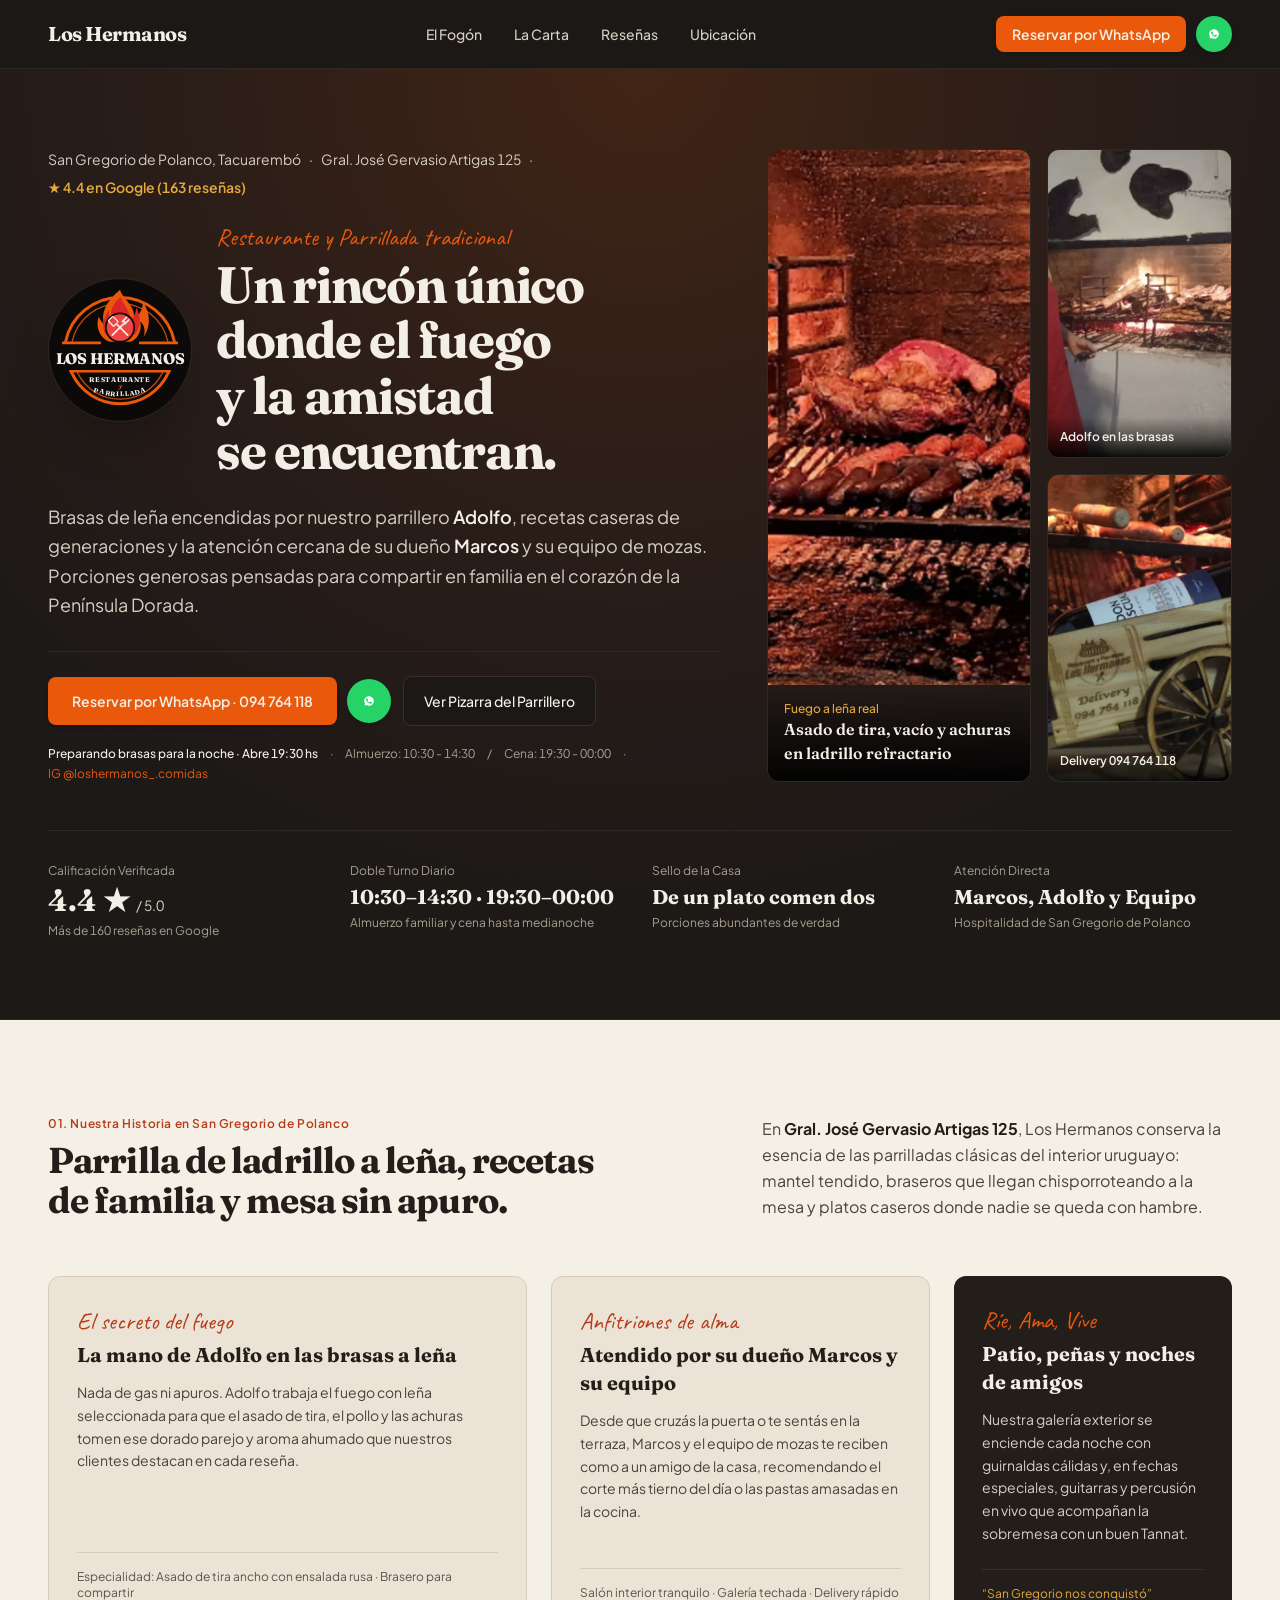
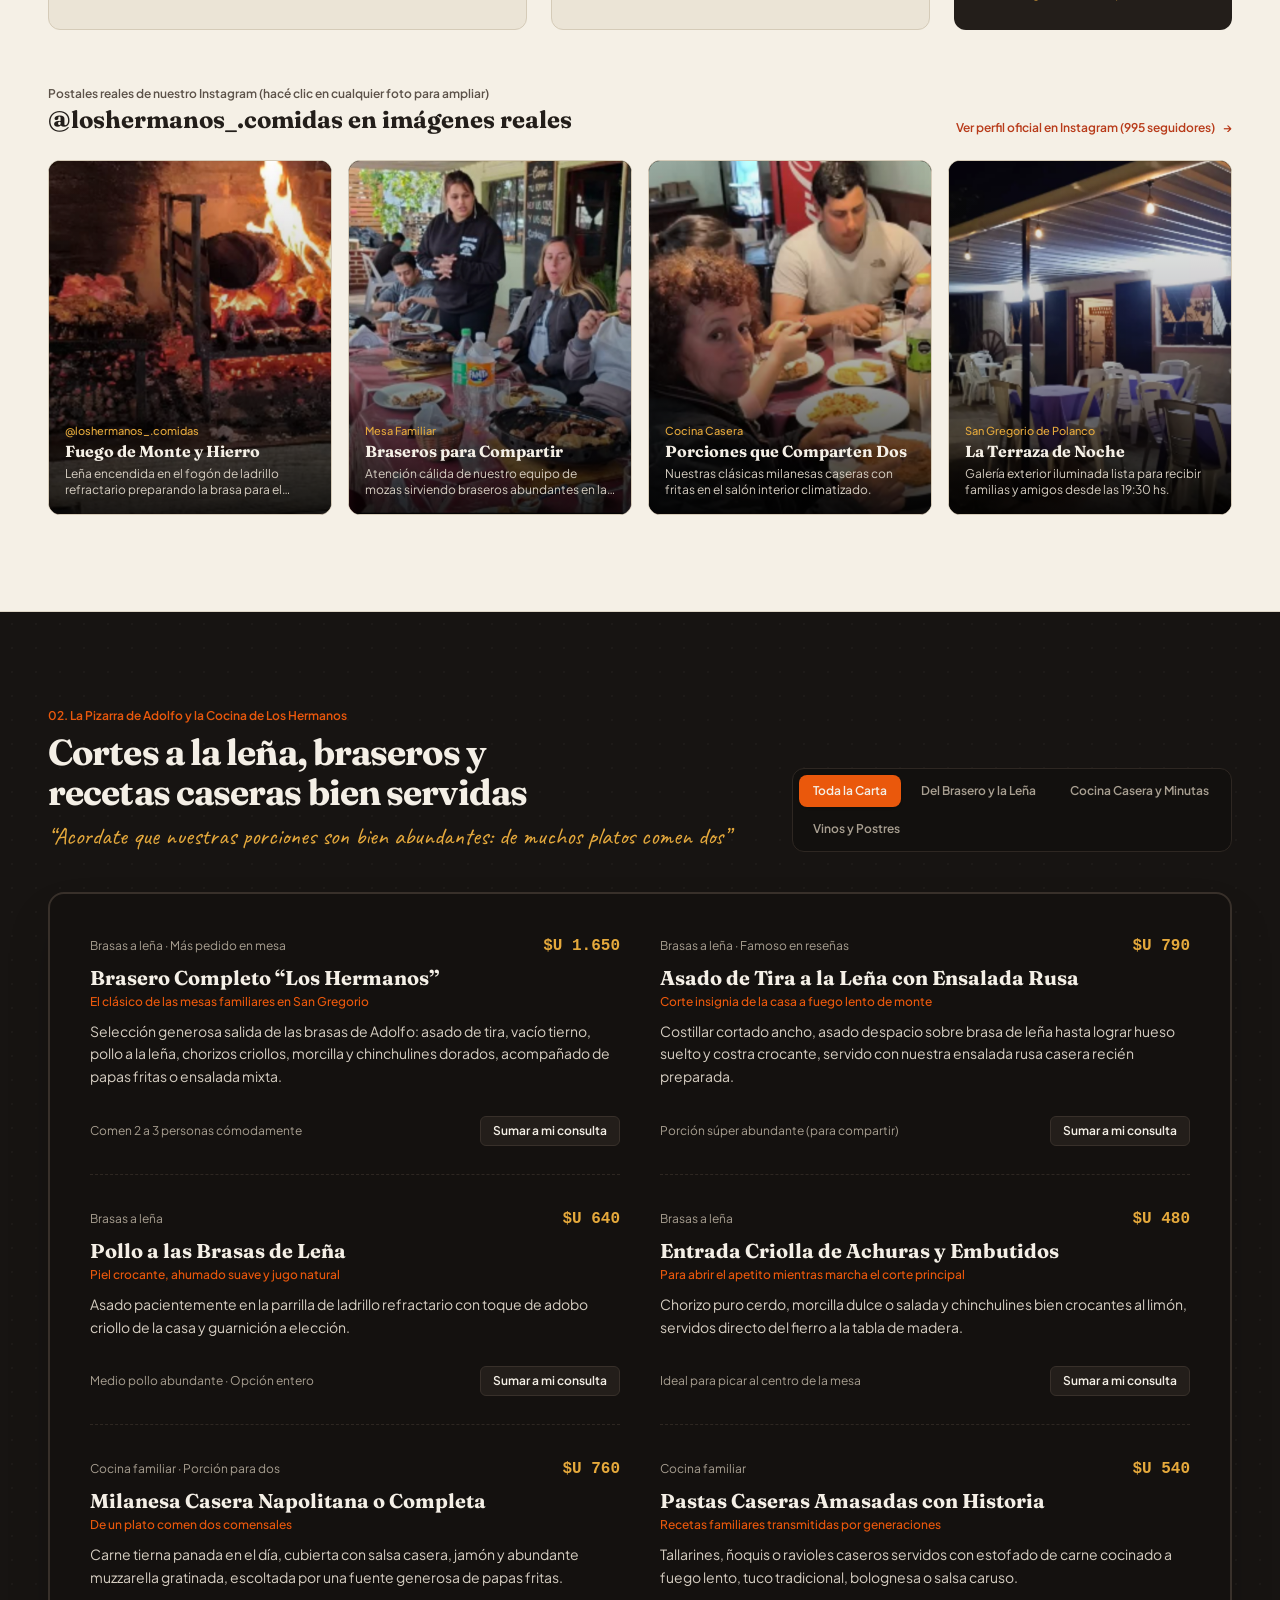
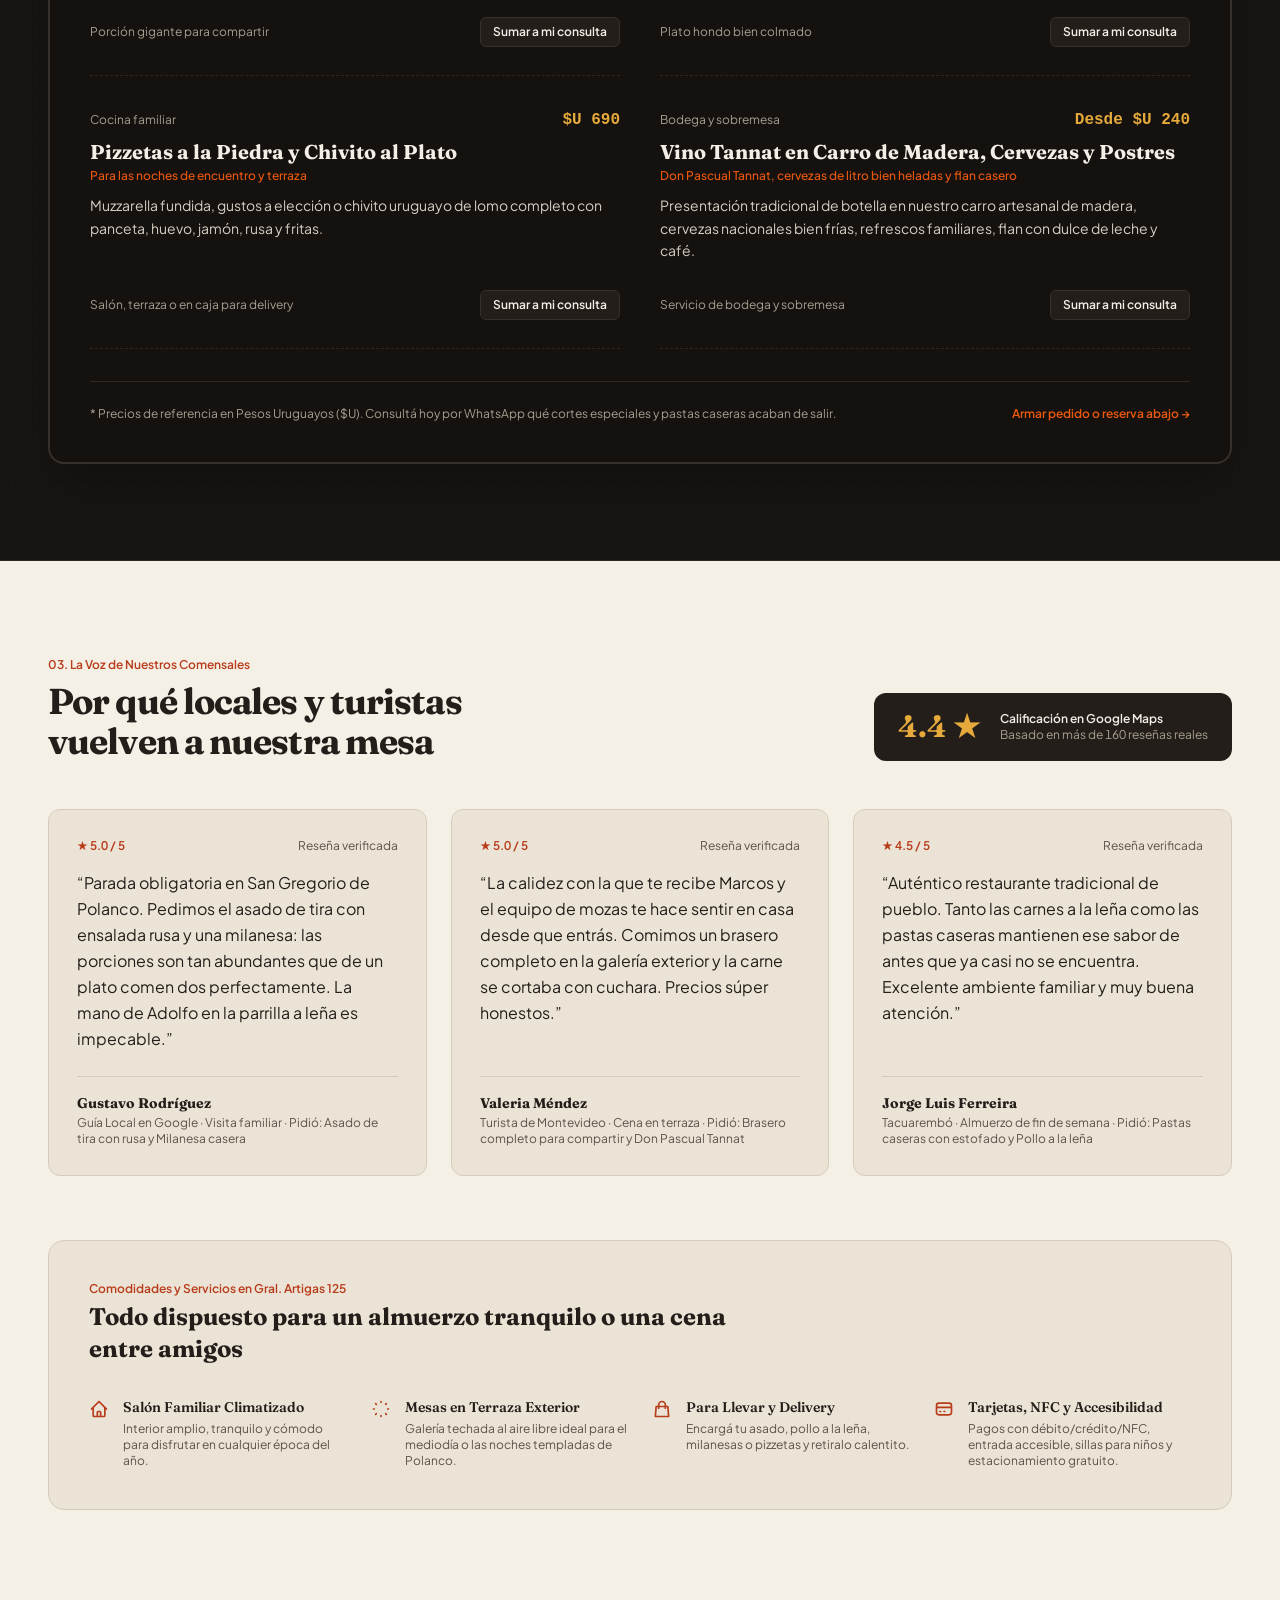
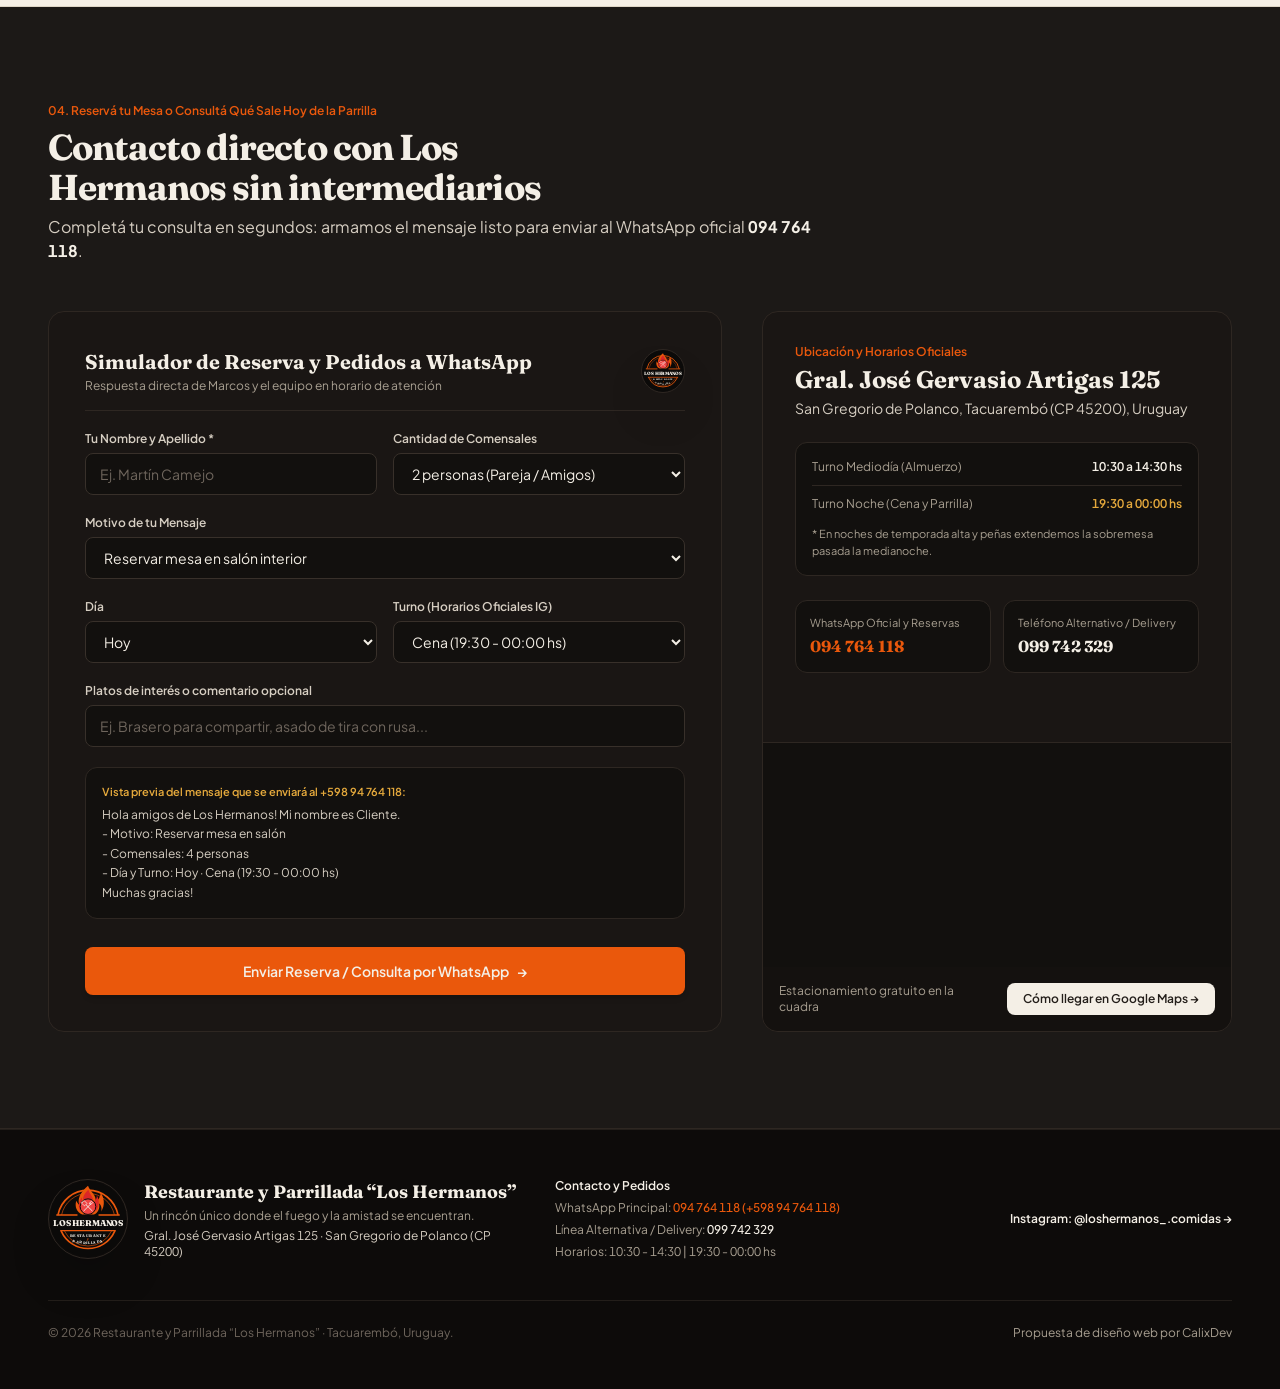
<file: docs/index.html>
<!doctype html>
<html lang="es" class="scroll-smooth">
  <head>
    <meta charset="UTF-8" />
    <meta name="viewport" content="width=device-width, initial-scale=1.0" />
    <title>Los Hermanos — Restaurante y Parrillada en San Gregorio de Polanco</title>
    <meta
      name="description"
      content="Un rincón único donde el fuego y la amistad se encuentran. Parrilla a leña, asado de tira, brasero para compartir, pastas y milanesas abundantes en Gral. Artigas 125, San Gregorio de Polanco."
    />
    <meta property="og:title" content="Los Hermanos — Restaurante y Parrillada en San Gregorio de Polanco" />
    <meta
      property="og:description"
      content="Fuego a leña por Adolfo, atención familiar de Marcos y su equipo, y porciones bien abundantes en el corazón de San Gregorio de Polanco, Tacuarembó."
    />
    <meta property="og:type" content="website" />
    <meta property="og:site_name" content="Restaurante y Parrillada Los Hermanos" />
    <meta name="twitter:card" content="summary_large_image" />
    <meta name="twitter:title" content="Los Hermanos — Restaurante y Parrillada en San Gregorio de Polanco" />
    <meta
      name="twitter:description"
      content="Parrilla a leña, braseros abundantes, pastas caseras y milanesas para compartir en Gral. José Gervasio Artigas 125, San Gregorio de Polanco."
    />
    <link rel="preconnect" href="https://fonts.googleapis.com" />
    <link rel="preconnect" href="https://fonts.gstatic.com" crossorigin />
    <link
      href="https://fonts.googleapis.com/css2?family=Caveat:wght@600;700&family=Fraunces:ital,opsz,wght@0,9..144,600;0,9..144,700;0,9..144,800;1,9..144,600&family=Plus+Jakarta+Sans:wght@400;500;600;700&display=swap"
      rel="stylesheet"
    />
    <script type="application/ld+json">
      {
        "@context": "https://schema.org",
        "@type": "Restaurant",
        "name": "Restaurante y parrillada Los Hermanos",
        "description": "Un rincón único donde el fuego y la amistad se encuentran. Parrilla tradicional a leña, asado de tira con rusa, braseros para compartir, pastas caseras y milanesas abundantes en San Gregorio de Polanco.",
        "url": "https://www.instagram.com/loshermanos_.comidas/",
        "telephone": "+59894764118",
        "priceRange": "$$",
        "servesCuisine": [
          "Parrilla Uruguaya",
          "Carnes a la leña",
          "Pastas caseras",
          "Minutas",
          "Pizzas"
        ],
        "address": {
          "@type": "PostalAddress",
          "streetAddress": "Gral. José Gervasio Artigas 125",
          "addressLocality": "San Gregorio de Polanco",
          "addressRegion": "Tacuarembó",
          "postalCode": "45200",
          "addressCountry": "UY"
        },
        "geo": {
          "@type": "GeoCoordinates",
          "latitude": -32.6147,
          "longitude": -55.8371
        },
        "openingHoursSpecification": [
          {
            "@type": "OpeningHoursSpecification",
            "dayOfWeek": [
              "Monday",
              "Tuesday",
              "Wednesday",
              "Thursday",
              "Friday",
              "Saturday",
              "Sunday"
            ],
            "opens": "10:30",
            "closes": "14:30"
          },
          {
            "@type": "OpeningHoursSpecification",
            "dayOfWeek": [
              "Monday",
              "Tuesday",
              "Wednesday",
              "Thursday",
              "Friday",
              "Saturday",
              "Sunday"
            ],
            "opens": "19:30",
            "closes": "00:00"
          }
        ],
        "aggregateRating": {
          "@type": "AggregateRating",
          "ratingValue": "4.4",
          "reviewCount": "163",
          "bestRating": "5"
        },
        "sameAs": [
          "https://www.instagram.com/loshermanos_.comidas/"
        ]
      }
    </script>
    <script type="module" crossorigin src="./assets/index-DXc_fBTa.js"></script>
    <link rel="stylesheet" crossorigin href="./assets/index-DYFt46k3.css">
  </head>
  <body class="bg-[#1C1917] text-[#F5F0E6] antialiased selection:bg-[#EA580C] selection:text-[#F5F0E6]">
    <div id="root"></div>
  </body>
</html>
</file>
<file: docs/assets/index-DYFt46k3.css>
/*! tailwindcss v4.3.5 | MIT License | https://tailwindcss.com */
@layer properties{@supports (((-webkit-hyphens:none)) and (not (margin-trim:block))) or ((-moz-orient:inline) and (not (color:rgb(from red r g b)))){*,:before,:after,::backdrop{--tw-scale-x:1;--tw-scale-y:1;--tw-scale-z:1;--tw-rotate-x:initial;--tw-rotate-y:initial;--tw-rotate-z:initial;--tw-skew-x:initial;--tw-skew-y:initial;--tw-space-y-reverse:0;--tw-divide-x-reverse:0;--tw-border-style:solid;--tw-gradient-position:initial;--tw-gradient-from:#0000;--tw-gradient-via:#0000;--tw-gradient-to:#0000;--tw-gradient-stops:initial;--tw-gradient-via-stops:initial;--tw-gradient-from-position:0%;--tw-gradient-via-position:50%;--tw-gradient-to-position:100%;--tw-leading:initial;--tw-font-weight:initial;--tw-tracking:initial;--tw-ordinal:initial;--tw-slashed-zero:initial;--tw-numeric-figure:initial;--tw-numeric-spacing:initial;--tw-numeric-fraction:initial;--tw-shadow:0 0 #0000;--tw-shadow-color:initial;--tw-shadow-alpha:100%;--tw-inset-shadow:0 0 #0000;--tw-inset-shadow-color:initial;--tw-inset-shadow-alpha:100%;--tw-ring-color:initial;--tw-ring-shadow:0 0 #0000;--tw-inset-ring-color:initial;--tw-inset-ring-shadow:0 0 #0000;--tw-ring-inset:initial;--tw-ring-offset-width:0px;--tw-ring-offset-color:#fff;--tw-ring-offset-shadow:0 0 #0000;--tw-backdrop-blur:initial;--tw-backdrop-brightness:initial;--tw-backdrop-contrast:initial;--tw-backdrop-grayscale:initial;--tw-backdrop-hue-rotate:initial;--tw-backdrop-invert:initial;--tw-backdrop-opacity:initial;--tw-backdrop-saturate:initial;--tw-backdrop-sepia:initial;--tw-duration:initial}}}@layer theme{:root,:host{--font-sans:-apple-system, BlinkMacSystemFont, "Segoe UI", Roboto, "Helvetica Neue", "Noto Sans", Arial, sans-serif, "Apple Color Emoji", "Segoe UI Emoji", "Segoe UI Symbol", "Noto Color Emoji";--font-mono:ui-monospace, SFMono-Regular, Menlo, Monaco, Consolas, "Liberation Mono", "Courier New", monospace;--color-black:#000;--color-white:#fff;--spacing:.25rem;--container-lg:32rem;--container-2xl:42rem;--container-3xl:48rem;--container-7xl:80rem;--text-xs:.75rem;--text-xs--line-height:calc(1 / .75);--text-sm:.875rem;--text-sm--line-height:calc(1.25 / .875);--text-base:1rem;--text-base--line-height:calc(1.5 / 1);--text-lg:1.125rem;--text-lg--line-height:calc(1.75 / 1.125);--text-xl:1.25rem;--text-xl--line-height:calc(1.75 / 1.25);--text-2xl:1.5rem;--text-2xl--line-height:calc(2 / 1.5);--text-3xl:1.875rem;--text-3xl--line-height:calc(2.25 / 1.875);--text-4xl:2.25rem;--text-4xl--line-height:calc(2.5 / 2.25);--font-weight-normal:400;--font-weight-medium:500;--font-weight-semibold:600;--font-weight-bold:700;--tracking-tight:-.025em;--tracking-wider:.05em;--leading-snug:1.375;--leading-relaxed:1.625;--radius-md:.375rem;--radius-lg:.5rem;--radius-xl:.75rem;--radius-2xl:1rem;--blur-sm:8px;--blur-md:12px;--default-transition-duration:.15s;--default-transition-timing-function:cubic-bezier(.4, 0, .2, 1);--default-font-family:var(--font-sans);--default-mono-font-family:var(--font-mono)}}@layer base{*,:after,:before,::backdrop{box-sizing:border-box;border:0 solid;margin:0;padding:0}::file-selector-button{box-sizing:border-box;border:0 solid;margin:0;padding:0}html,:host{-webkit-text-size-adjust:100%;tab-size:4;line-height:1.5;font-family:var(--default-font-family,-apple-system, BlinkMacSystemFont, "Segoe UI", Roboto, "Helvetica Neue", "Noto Sans", Arial, sans-serif, "Apple Color Emoji", "Segoe UI Emoji", "Segoe UI Symbol", "Noto Color Emoji");font-feature-settings:var(--default-font-feature-settings,normal);font-variation-settings:var(--default-font-variation-settings,normal);-webkit-tap-highlight-color:transparent}hr{height:0;color:inherit;border-top-width:1px}abbr:where([title]){-webkit-text-decoration:underline dotted;text-decoration:underline dotted}h1,h2,h3,h4,h5,h6{font-size:inherit;font-weight:inherit}a{color:inherit;-webkit-text-decoration:inherit;-webkit-text-decoration:inherit;-webkit-text-decoration:inherit;-webkit-text-decoration:inherit;text-decoration:inherit}b,strong{font-weight:bolder}code,kbd,samp,pre{font-family:var(--default-mono-font-family,ui-monospace, SFMono-Regular, Menlo, Monaco, Consolas, "Liberation Mono", "Courier New", monospace);font-feature-settings:var(--default-mono-font-feature-settings,normal);font-variation-settings:var(--default-mono-font-variation-settings,normal);font-size:1em}small{font-size:80%}sub,sup{vertical-align:baseline;font-size:75%;line-height:0;position:relative}sub{bottom:-.25em}sup{top:-.5em}table{text-indent:0;border-color:inherit;border-collapse:collapse}:-moz-focusring:where(:not(iframe)){outline:auto}progress{vertical-align:baseline}summary{display:list-item}ol,ul,menu{list-style:none}img,svg,video,canvas,audio,iframe,embed,object{vertical-align:middle;display:block}img,video{max-width:100%;height:auto}button,input,select,optgroup,textarea{font:inherit;font-feature-settings:inherit;font-variation-settings:inherit;letter-spacing:inherit;color:inherit;opacity:1;background-color:#0000;border-radius:0}::file-selector-button{font:inherit;font-feature-settings:inherit;font-variation-settings:inherit;letter-spacing:inherit;color:inherit;opacity:1;background-color:#0000;border-radius:0}:where(select:is([multiple],[size])) optgroup{font-weight:bolder}:where(select:is([multiple],[size])) optgroup option{padding-inline-start:20px}::file-selector-button{margin-inline-end:4px}::placeholder{opacity:1}@supports (not ((-webkit-appearance:-apple-pay-button))) or (contain-intrinsic-size:1px){::placeholder{color:currentColor}@supports (color:color-mix(in lab, red, red)){::placeholder{color:color-mix(in oklab, currentcolor 50%, transparent)}}}textarea{resize:vertical}::-webkit-search-decoration{-webkit-appearance:none}::-webkit-date-and-time-value{min-height:1lh;text-align:inherit}::-webkit-datetime-edit{display:inline-flex}::-webkit-datetime-edit-fields-wrapper{padding:0}::-webkit-datetime-edit{padding-block:0}::-webkit-datetime-edit-year-field{padding-block:0}::-webkit-datetime-edit-month-field{padding-block:0}::-webkit-datetime-edit-day-field{padding-block:0}::-webkit-datetime-edit-hour-field{padding-block:0}::-webkit-datetime-edit-minute-field{padding-block:0}::-webkit-datetime-edit-second-field{padding-block:0}::-webkit-datetime-edit-millisecond-field{padding-block:0}::-webkit-datetime-edit-meridiem-field{padding-block:0}::-webkit-calendar-picker-indicator{line-height:1}:-moz-ui-invalid{box-shadow:none}button,input:where([type=button],[type=reset],[type=submit]){appearance:button}::file-selector-button{appearance:button}::-webkit-inner-spin-button{height:auto}::-webkit-outer-spin-button{height:auto}[hidden]:where(:not([hidden=until-found])){display:none!important}:root{--font-display:"Fraunces", Georgia, serif;--font-sans:"Plus Jakarta Sans", -apple-system, BlinkMacSystemFont, sans-serif;--font-hand:"Caveat", cursive}body{font-family:var(--font-sans);color:#f5f0e6;background-color:#1c1917;overflow-x:hidden}h1,h2,h3,h4,.font-display{font-family:var(--font-display)}.font-hand{font-family:var(--font-hand)}}@layer components;@layer utilities{.absolute{position:absolute}.fixed{position:fixed}.relative{position:relative}.sticky{position:sticky}.inset-0{inset:0}.inset-x-0{inset-inline:0}.top-0{top:0}.bottom-0{bottom:0}.z-10{z-index:10}.z-40{z-index:40}.z-50{z-index:50}.col-span-5{grid-column:span 5/span 5}.col-span-7{grid-column:span 7/span 7}.mx-auto{margin-inline:auto}.mt-0\.5{margin-top:calc(var(--spacing) * .5)}.mt-1{margin-top:var(--spacing)}.mt-2{margin-top:calc(var(--spacing) * 2)}.mt-2\.5{margin-top:calc(var(--spacing) * 2.5)}.mt-4{margin-top:calc(var(--spacing) * 4)}.mt-6{margin-top:calc(var(--spacing) * 6)}.mt-8{margin-top:calc(var(--spacing) * 8)}.mt-12{margin-top:calc(var(--spacing) * 12)}.mb-1{margin-bottom:var(--spacing)}.mb-1\.5{margin-bottom:calc(var(--spacing) * 1.5)}.mb-2{margin-bottom:calc(var(--spacing) * 2)}.mb-3{margin-bottom:calc(var(--spacing) * 3)}.mb-4{margin-bottom:calc(var(--spacing) * 4)}.mb-5{margin-bottom:calc(var(--spacing) * 5)}.mb-6{margin-bottom:calc(var(--spacing) * 6)}.mb-8{margin-bottom:calc(var(--spacing) * 8)}.mb-10{margin-bottom:calc(var(--spacing) * 10)}.mb-12{margin-bottom:calc(var(--spacing) * 12)}.mb-14{margin-bottom:calc(var(--spacing) * 14)}.mb-16{margin-bottom:calc(var(--spacing) * 16)}.line-clamp-2{-webkit-line-clamp:2;-webkit-box-orient:vertical;display:-webkit-box;overflow:hidden}.block{display:block}.flex{display:flex}.grid{display:grid}.hidden{display:none}.inline-flex{display:inline-flex}.aspect-\[4\/5\]{aspect-ratio:4/5}.aspect-square{aspect-ratio:1}.h-4\/5{height:80%}.h-5{height:calc(var(--spacing) * 5)}.h-9{height:calc(var(--spacing) * 9)}.h-11{height:calc(var(--spacing) * 11)}.h-14{height:calc(var(--spacing) * 14)}.h-20{height:calc(var(--spacing) * 20)}.h-36{height:calc(var(--spacing) * 36)}.h-44{height:calc(var(--spacing) * 44)}.h-56{height:calc(var(--spacing) * 56)}.h-full{height:100%}.min-h-\[160px\]{min-height:160px}.min-h-\[320px\]{min-height:320px}.min-h-screen{min-height:100vh}.w-4\/5{width:80%}.w-5{width:calc(var(--spacing) * 5)}.w-9{width:calc(var(--spacing) * 9)}.w-11{width:calc(var(--spacing) * 11)}.w-20{width:calc(var(--spacing) * 20)}.w-36{width:calc(var(--spacing) * 36)}.w-44{width:calc(var(--spacing) * 44)}.w-full{width:100%}.max-w-2xl{max-width:var(--container-2xl)}.max-w-3xl{max-width:var(--container-3xl)}.max-w-7xl{max-width:var(--container-7xl)}.max-w-lg{max-width:var(--container-lg)}.flex-1{flex:1}.shrink-0{flex-shrink:0}.scale-110{--tw-scale-x:110%;--tw-scale-y:110%;--tw-scale-z:110%;scale:var(--tw-scale-x) var(--tw-scale-y)}.scale-125{--tw-scale-x:125%;--tw-scale-y:125%;--tw-scale-z:125%;scale:var(--tw-scale-x) var(--tw-scale-y)}.transform{transform:var(--tw-rotate-x, ) var(--tw-rotate-y, ) var(--tw-rotate-z, ) var(--tw-skew-x, ) var(--tw-skew-y, )}.cursor-pointer{cursor:pointer}.grid-cols-1{grid-template-columns:repeat(1,minmax(0,1fr))}.grid-cols-2{grid-template-columns:repeat(2,minmax(0,1fr))}.grid-cols-3{grid-template-columns:repeat(3,minmax(0,1fr))}.grid-cols-12{grid-template-columns:repeat(12,minmax(0,1fr))}.flex-col{flex-direction:column}.flex-wrap{flex-wrap:wrap}.items-center{align-items:center}.items-end{align-items:flex-end}.items-start{align-items:flex-start}.items-stretch{align-items:stretch}.justify-between{justify-content:space-between}.justify-center{justify-content:center}.justify-end{justify-content:flex-end}.gap-1\.5{gap:calc(var(--spacing) * 1.5)}.gap-2{gap:calc(var(--spacing) * 2)}.gap-2\.5{gap:calc(var(--spacing) * 2.5)}.gap-3{gap:calc(var(--spacing) * 3)}.gap-3\.5{gap:calc(var(--spacing) * 3.5)}.gap-4{gap:calc(var(--spacing) * 4)}.gap-5{gap:calc(var(--spacing) * 5)}.gap-6{gap:calc(var(--spacing) * 6)}.gap-8{gap:calc(var(--spacing) * 8)}.gap-10{gap:calc(var(--spacing) * 10)}:where(.space-y-1\.5>:not(:last-child)){--tw-space-y-reverse:0;margin-block-start:calc(calc(var(--spacing) * 1.5) * var(--tw-space-y-reverse));margin-block-end:calc(calc(var(--spacing) * 1.5) * calc(1 - var(--tw-space-y-reverse)))}:where(.space-y-2\.5>:not(:last-child)){--tw-space-y-reverse:0;margin-block-start:calc(calc(var(--spacing) * 2.5) * var(--tw-space-y-reverse));margin-block-end:calc(calc(var(--spacing) * 2.5) * calc(1 - var(--tw-space-y-reverse)))}:where(.space-y-5>:not(:last-child)){--tw-space-y-reverse:0;margin-block-start:calc(calc(var(--spacing) * 5) * var(--tw-space-y-reverse));margin-block-end:calc(calc(var(--spacing) * 5) * calc(1 - var(--tw-space-y-reverse)))}:where(.space-y-6>:not(:last-child)){--tw-space-y-reverse:0;margin-block-start:calc(calc(var(--spacing) * 6) * var(--tw-space-y-reverse));margin-block-end:calc(calc(var(--spacing) * 6) * calc(1 - var(--tw-space-y-reverse)))}.gap-x-3{column-gap:calc(var(--spacing) * 3)}.gap-x-10{column-gap:calc(var(--spacing) * 10)}.gap-y-1{row-gap:var(--spacing)}.gap-y-8{row-gap:calc(var(--spacing) * 8)}:where(.divide-x>:not(:last-child)){--tw-divide-x-reverse:0;border-inline-style:var(--tw-border-style);border-inline-start-width:calc(1px * var(--tw-divide-x-reverse));border-inline-end-width:calc(1px * calc(1 - var(--tw-divide-x-reverse)))}:where(.divide-\[\#2E2722\]>:not(:last-child)){border-color:#2e2722}.self-start{align-self:flex-start}.overflow-hidden{overflow:hidden}.scroll-smooth{scroll-behavior:smooth}.rounded-2xl{border-radius:var(--radius-2xl)}.rounded-full{border-radius:2147483647px}.rounded-lg{border-radius:var(--radius-lg)}.rounded-md{border-radius:var(--radius-md)}.rounded-xl{border-radius:var(--radius-xl)}.border{border-style:var(--tw-border-style);border-width:1px}.border-0{border-style:var(--tw-border-style);border-width:0}.border-2{border-style:var(--tw-border-style);border-width:2px}.border-t{border-top-style:var(--tw-border-style);border-top-width:1px}.border-b{border-bottom-style:var(--tw-border-style);border-bottom-width:1px}.border-dashed{--tw-border-style:dashed;border-style:dashed}.border-\[\#2E2722\]{border-color:#2e2722}.border-\[\#231E1A\]{border-color:#231e1a}.border-\[\#38302A\]{border-color:#38302a}.border-\[\#D5CBB8\]{border-color:#d5cbb8}.border-\[\#D9381E\]{border-color:#d9381e}.border-\[\#DED6C6\]{border-color:#ded6c6}.bg-\[\#0D0B0A\]{background-color:#0d0b0a}.bg-\[\#1A1614\]{background-color:#1a1614}.bg-\[\#1C1815\]{background-color:#1c1815}.bg-\[\#1C1917\]{background-color:#1c1917}.bg-\[\#1C1917\]\/95{background-color:oklab(21.6115% .00342155 .00508092/.95)}.bg-\[\#2E2722\]{background-color:#2e2722}.bg-\[\#25D366\]{background-color:#25d366}.bg-\[\#231E1A\]{background-color:#231e1a}.bg-\[\#12100E\]{background-color:#12100e}.bg-\[\#12100E\]\/95{background-color:oklab(17.4658% .00200948 .0048451/.95)}.bg-\[\#14110F\]{background-color:#14110f}.bg-\[\#14141D\]{background-color:#14141d}.bg-\[\#D9381E\]\/20{background-color:oklab(58.4552% .170983 .106317/.2)}.bg-\[\#EA580C\]{background-color:#ea580c}.bg-\[\#EBE4D6\]{background-color:#ebe4d6}.bg-\[\#F4EFE6\]{background-color:#f4efe6}.bg-\[\#F5F0E6\]{background-color:#f5f0e6}.bg-black\/85{background-color:#000000d9}@supports (color:color-mix(in lab, red, red)){.bg-black\/85{background-color:color-mix(in oklab, var(--color-black) 85%, transparent)}}.bg-gradient-to-br{--tw-gradient-position:to bottom right in oklab;background-image:linear-gradient(var(--tw-gradient-stops))}.bg-gradient-to-t{--tw-gradient-position:to top in oklab;background-image:linear-gradient(var(--tw-gradient-stops))}.from-\[\#231B18\]{--tw-gradient-from:#231b18;--tw-gradient-stops:var(--tw-gradient-via-stops,var(--tw-gradient-position), var(--tw-gradient-from) var(--tw-gradient-from-position), var(--tw-gradient-to) var(--tw-gradient-to-position))}.from-\[\#231E1A\]{--tw-gradient-from:#231e1a;--tw-gradient-stops:var(--tw-gradient-via-stops,var(--tw-gradient-position), var(--tw-gradient-from) var(--tw-gradient-from-position), var(--tw-gradient-to) var(--tw-gradient-to-position))}.from-black\/85{--tw-gradient-from:#000000d9}@supports (color:color-mix(in lab, red, red)){.from-black\/85{--tw-gradient-from:color-mix(in oklab, var(--color-black) 85%, transparent)}}.from-black\/85{--tw-gradient-stops:var(--tw-gradient-via-stops,var(--tw-gradient-position), var(--tw-gradient-from) var(--tw-gradient-from-position), var(--tw-gradient-to) var(--tw-gradient-to-position))}.from-black\/90{--tw-gradient-from:#000000e6}@supports (color:color-mix(in lab, red, red)){.from-black\/90{--tw-gradient-from:color-mix(in oklab, var(--color-black) 90%, transparent)}}.from-black\/90{--tw-gradient-stops:var(--tw-gradient-via-stops,var(--tw-gradient-position), var(--tw-gradient-from) var(--tw-gradient-from-position), var(--tw-gradient-to) var(--tw-gradient-to-position))}.via-\[\#1A1A24\]{--tw-gradient-via:#1a1a24;--tw-gradient-via-stops:var(--tw-gradient-position), var(--tw-gradient-from) var(--tw-gradient-from-position), var(--tw-gradient-via) var(--tw-gradient-via-position), var(--tw-gradient-to) var(--tw-gradient-to-position);--tw-gradient-stops:var(--tw-gradient-via-stops)}.via-black\/25{--tw-gradient-via:#00000040}@supports (color:color-mix(in lab, red, red)){.via-black\/25{--tw-gradient-via:color-mix(in oklab, var(--color-black) 25%, transparent)}}.via-black\/25{--tw-gradient-via-stops:var(--tw-gradient-position), var(--tw-gradient-from) var(--tw-gradient-from-position), var(--tw-gradient-via) var(--tw-gradient-via-position), var(--tw-gradient-to) var(--tw-gradient-to-position);--tw-gradient-stops:var(--tw-gradient-via-stops)}.via-black\/40{--tw-gradient-via:#0006}@supports (color:color-mix(in lab, red, red)){.via-black\/40{--tw-gradient-via:color-mix(in oklab, var(--color-black) 40%, transparent)}}.via-black\/40{--tw-gradient-via-stops:var(--tw-gradient-position), var(--tw-gradient-from) var(--tw-gradient-from-position), var(--tw-gradient-via) var(--tw-gradient-via-position), var(--tw-gradient-to) var(--tw-gradient-to-position);--tw-gradient-stops:var(--tw-gradient-via-stops)}.via-black\/45{--tw-gradient-via:#00000073}@supports (color:color-mix(in lab, red, red)){.via-black\/45{--tw-gradient-via:color-mix(in oklab, var(--color-black) 45%, transparent)}}.via-black\/45{--tw-gradient-via-stops:var(--tw-gradient-position), var(--tw-gradient-from) var(--tw-gradient-from-position), var(--tw-gradient-via) var(--tw-gradient-via-position), var(--tw-gradient-to) var(--tw-gradient-to-position);--tw-gradient-stops:var(--tw-gradient-via-stops)}.to-\[\#0D0D12\]{--tw-gradient-to:#0d0d12;--tw-gradient-stops:var(--tw-gradient-via-stops,var(--tw-gradient-position), var(--tw-gradient-from) var(--tw-gradient-from-position), var(--tw-gradient-to) var(--tw-gradient-to-position))}.to-\[\#12100E\]{--tw-gradient-to:#12100e;--tw-gradient-stops:var(--tw-gradient-via-stops,var(--tw-gradient-position), var(--tw-gradient-from) var(--tw-gradient-from-position), var(--tw-gradient-to) var(--tw-gradient-to-position))}.to-transparent{--tw-gradient-to:transparent;--tw-gradient-stops:var(--tw-gradient-via-stops,var(--tw-gradient-position), var(--tw-gradient-from) var(--tw-gradient-from-position), var(--tw-gradient-to) var(--tw-gradient-to-position))}.fill-current{fill:currentColor}.object-cover{object-fit:cover}.object-\[15\%_48\%\]{object-position:15% 48%}.object-\[50\%_72\%\]{object-position:50% 72%}.object-\[85\%_35\%\]{object-position:85% 35%}.object-center{object-position:center}.object-top{object-position:top}.p-1\.5{padding:calc(var(--spacing) * 1.5)}.p-3{padding:calc(var(--spacing) * 3)}.p-3\.5{padding:calc(var(--spacing) * 3.5)}.p-4{padding:calc(var(--spacing) * 4)}.p-5{padding:calc(var(--spacing) * 5)}.p-6{padding:calc(var(--spacing) * 6)}.p-7{padding:calc(var(--spacing) * 7)}.px-3{padding-inline:calc(var(--spacing) * 3)}.px-3\.5{padding-inline:calc(var(--spacing) * 3.5)}.px-4{padding-inline:calc(var(--spacing) * 4)}.px-5{padding-inline:calc(var(--spacing) * 5)}.px-6{padding-inline:calc(var(--spacing) * 6)}.py-1\.5{padding-block:calc(var(--spacing) * 1.5)}.py-2{padding-block:calc(var(--spacing) * 2)}.py-2\.5{padding-block:calc(var(--spacing) * 2.5)}.py-3\.5{padding-block:calc(var(--spacing) * 3.5)}.py-4{padding-block:calc(var(--spacing) * 4)}.py-12{padding-block:calc(var(--spacing) * 12)}.py-16{padding-block:calc(var(--spacing) * 16)}.pt-1{padding-top:var(--spacing)}.pt-2{padding-top:calc(var(--spacing) * 2)}.pt-2\.5{padding-top:calc(var(--spacing) * 2.5)}.pt-3{padding-top:calc(var(--spacing) * 3)}.pt-4{padding-top:calc(var(--spacing) * 4)}.pt-6{padding-top:calc(var(--spacing) * 6)}.pt-8{padding-top:calc(var(--spacing) * 8)}.pb-4{padding-bottom:calc(var(--spacing) * 4)}.pb-7{padding-bottom:calc(var(--spacing) * 7)}.pb-10{padding-bottom:calc(var(--spacing) * 10)}.pb-16{padding-bottom:calc(var(--spacing) * 16)}.text-center{text-align:center}.font-mono{font-family:var(--font-mono)}.font-sans{font-family:var(--font-sans)}.text-2xl{font-size:var(--text-2xl);line-height:var(--tw-leading,var(--text-2xl--line-height))}.text-3xl{font-size:var(--text-3xl);line-height:var(--tw-leading,var(--text-3xl--line-height))}.text-base{font-size:var(--text-base);line-height:var(--tw-leading,var(--text-base--line-height))}.text-lg{font-size:var(--text-lg);line-height:var(--tw-leading,var(--text-lg--line-height))}.text-sm{font-size:var(--text-sm);line-height:var(--tw-leading,var(--text-sm--line-height))}.text-xl{font-size:var(--text-xl);line-height:var(--tw-leading,var(--text-xl--line-height))}.text-xs{font-size:var(--text-xs);line-height:var(--tw-leading,var(--text-xs--line-height))}.text-\[11px\]{font-size:11px}.leading-\[1\.08\]{--tw-leading:1.08;line-height:1.08}.leading-relaxed{--tw-leading:var(--leading-relaxed);line-height:var(--leading-relaxed)}.leading-snug{--tw-leading:var(--leading-snug);line-height:var(--leading-snug)}.font-bold{--tw-font-weight:var(--font-weight-bold);font-weight:var(--font-weight-bold)}.font-medium{--tw-font-weight:var(--font-weight-medium);font-weight:var(--font-weight-medium)}.font-normal{--tw-font-weight:var(--font-weight-normal);font-weight:var(--font-weight-normal)}.font-semibold{--tw-font-weight:var(--font-weight-semibold);font-weight:var(--font-weight-semibold)}.tracking-tight{--tw-tracking:var(--tracking-tight);letter-spacing:var(--tracking-tight)}.tracking-wider{--tw-tracking:var(--tracking-wider);letter-spacing:var(--tracking-wider)}.whitespace-nowrap{white-space:nowrap}.whitespace-pre-wrap{white-space:pre-wrap}.text-\[\#4A423B\]{color:#4a423b}.text-\[\#5C5249\]{color:#5c5249}.text-\[\#6E655C\]{color:#6e655c}.text-\[\#231E1A\]{color:#231e1a}.text-\[\#26211D\]{color:#26211d}.text-\[\#A89F91\]{color:#a89f91}.text-\[\#B83B1A\]{color:#b83b1a}.text-\[\#D6CEC2\]{color:#d6cec2}.text-\[\#E5A93C\]{color:#e5a93c}.text-\[\#EA580C\]{color:#ea580c}.text-\[\#F4EFE6\]{color:#f4efe6}.text-\[\#F5F0E6\]{color:#f5f0e6}.text-white{color:var(--color-white)}.italic{font-style:italic}.tabular-nums{--tw-numeric-spacing:tabular-nums;font-variant-numeric:var(--tw-ordinal, ) var(--tw-slashed-zero, ) var(--tw-numeric-figure, ) var(--tw-numeric-spacing, ) var(--tw-numeric-fraction, )}.underline-offset-8{text-underline-offset:8px}.antialiased{-webkit-font-smoothing:antialiased;-moz-osx-font-smoothing:grayscale}.placeholder-\[\#6E655C\]::placeholder{color:#6e655c}.opacity-0{opacity:0}.opacity-100{opacity:1}.shadow-2xl{--tw-shadow:0 25px 50px -12px var(--tw-shadow-color,#00000040);box-shadow:var(--tw-inset-shadow), var(--tw-inset-ring-shadow), var(--tw-ring-offset-shadow), var(--tw-ring-shadow), var(--tw-shadow)}.shadow-md{--tw-shadow:0 4px 6px -1px var(--tw-shadow-color,#0000001a), 0 2px 4px -2px var(--tw-shadow-color,#0000001a);box-shadow:var(--tw-inset-shadow), var(--tw-inset-ring-shadow), var(--tw-ring-offset-shadow), var(--tw-ring-shadow), var(--tw-shadow)}.shadow-sm{--tw-shadow:0 1px 3px 0 var(--tw-shadow-color,#0000001a), 0 1px 2px -1px var(--tw-shadow-color,#0000001a);box-shadow:var(--tw-inset-shadow), var(--tw-inset-ring-shadow), var(--tw-ring-offset-shadow), var(--tw-ring-shadow), var(--tw-shadow)}.backdrop-blur-md{--tw-backdrop-blur:blur(var(--blur-md));-webkit-backdrop-filter:var(--tw-backdrop-blur, ) var(--tw-backdrop-brightness, ) var(--tw-backdrop-contrast, ) var(--tw-backdrop-grayscale, ) var(--tw-backdrop-hue-rotate, ) var(--tw-backdrop-invert, ) var(--tw-backdrop-opacity, ) var(--tw-backdrop-saturate, ) var(--tw-backdrop-sepia, );backdrop-filter:var(--tw-backdrop-blur, ) var(--tw-backdrop-brightness, ) var(--tw-backdrop-contrast, ) var(--tw-backdrop-grayscale, ) var(--tw-backdrop-hue-rotate, ) var(--tw-backdrop-invert, ) var(--tw-backdrop-opacity, ) var(--tw-backdrop-saturate, ) var(--tw-backdrop-sepia, )}.backdrop-blur-sm{--tw-backdrop-blur:blur(var(--blur-sm));-webkit-backdrop-filter:var(--tw-backdrop-blur, ) var(--tw-backdrop-brightness, ) var(--tw-backdrop-contrast, ) var(--tw-backdrop-grayscale, ) var(--tw-backdrop-hue-rotate, ) var(--tw-backdrop-invert, ) var(--tw-backdrop-opacity, ) var(--tw-backdrop-saturate, ) var(--tw-backdrop-sepia, );backdrop-filter:var(--tw-backdrop-blur, ) var(--tw-backdrop-brightness, ) var(--tw-backdrop-contrast, ) var(--tw-backdrop-grayscale, ) var(--tw-backdrop-hue-rotate, ) var(--tw-backdrop-invert, ) var(--tw-backdrop-opacity, ) var(--tw-backdrop-saturate, ) var(--tw-backdrop-sepia, )}.transition-colors{transition-property:color,background-color,border-color,outline-color,text-decoration-color,fill,stroke,--tw-gradient-from,--tw-gradient-via,--tw-gradient-to;transition-timing-function:var(--tw-ease,var(--default-transition-timing-function));transition-duration:var(--tw-duration,var(--default-transition-duration))}.transition-transform{transition-property:transform,translate,scale,rotate;transition-timing-function:var(--tw-ease,var(--default-transition-timing-function));transition-duration:var(--tw-duration,var(--default-transition-duration))}.duration-500{--tw-duration:.5s;transition-duration:.5s}.select-none{-webkit-user-select:none;user-select:none}@media (hover:hover){:is(:where(.group):hover .group-hover\:scale-105){--tw-scale-x:105%;--tw-scale-y:105%;--tw-scale-z:105%;scale:var(--tw-scale-x) var(--tw-scale-y)}}.selection\:bg-\[\#EA580C\] ::selection{background-color:#ea580c}.selection\:bg-\[\#EA580C\]::selection{background-color:#ea580c}.selection\:text-\[\#F5F0E6\] ::selection{color:#f5f0e6}.selection\:text-\[\#F5F0E6\]::selection{color:#f5f0e6}@media (hover:hover){.hover\:scale-105:hover{--tw-scale-x:105%;--tw-scale-y:105%;--tw-scale-z:105%;scale:var(--tw-scale-x) var(--tw-scale-y)}.hover\:border-\[\#EA580C\]:hover{border-color:#ea580c}.hover\:bg-\[\#1C1815\]:hover{background-color:#1c1815}.hover\:bg-\[\#1EBE5D\]:hover{background-color:#1ebe5d}.hover\:bg-\[\#231E1A\]:hover{background-color:#231e1a}.hover\:bg-\[\#26201C\]:hover{background-color:#26201c}.hover\:bg-\[\#D9460F\]:hover{background-color:#d9460f}.hover\:bg-\[\#E5A93C\]:hover{background-color:#e5a93c}.hover\:bg-\[\#EA580C\]:hover{background-color:#ea580c}.hover\:text-\[\#EA580C\]:hover{color:#ea580c}.hover\:text-\[\#F4EFE6\]:hover{color:#f4efe6}.hover\:underline:hover{text-decoration-line:underline}}.focus\:border-\[\#EA580C\]:focus{border-color:#ea580c}.focus\:outline-none:focus{--tw-outline-style:none;outline-style:none}@media (width>=40rem){.sm\:h-52{height:calc(var(--spacing) * 52)}.sm\:min-h-\[380px\]{min-height:380px}.sm\:w-52{width:calc(var(--spacing) * 52)}.sm\:grid-cols-2{grid-template-columns:repeat(2,minmax(0,1fr))}.sm\:flex-row{flex-direction:row}.sm\:items-center{align-items:center}.sm\:items-end{align-items:flex-end}.sm\:p-8{padding:calc(var(--spacing) * 8)}.sm\:p-9{padding:calc(var(--spacing) * 9)}.sm\:p-10{padding:calc(var(--spacing) * 10)}.sm\:text-3xl{font-size:var(--text-3xl);line-height:var(--tw-leading,var(--text-3xl--line-height))}.sm\:text-4xl{font-size:var(--text-4xl);line-height:var(--tw-leading,var(--text-4xl--line-height))}.sm\:text-base{font-size:var(--text-base);line-height:var(--tw-leading,var(--text-base--line-height))}.sm\:text-lg{font-size:var(--text-lg);line-height:var(--tw-leading,var(--text-lg--line-height))}.sm\:text-sm{font-size:var(--text-sm);line-height:var(--tw-leading,var(--text-sm--line-height))}.sm\:text-xl{font-size:var(--text-xl);line-height:var(--tw-leading,var(--text-xl--line-height))}}@media (width>=48rem){.md\:col-span-3{grid-column:span 3/span 3}.md\:col-span-4{grid-column:span 4/span 4}.md\:col-span-5{grid-column:span 5/span 5}.md\:flex{display:flex}.md\:hidden{display:none}.md\:grid-cols-2{grid-template-columns:repeat(2,minmax(0,1fr))}.md\:grid-cols-3{grid-template-columns:repeat(3,minmax(0,1fr))}.md\:grid-cols-4{grid-template-columns:repeat(4,minmax(0,1fr))}.md\:grid-cols-12{grid-template-columns:repeat(12,minmax(0,1fr))}.md\:pb-0{padding-bottom:0}}@media (width>=64rem){.lg\:col-span-3{grid-column:span 3/span 3}.lg\:col-span-4{grid-column:span 4/span 4}.lg\:col-span-5{grid-column:span 5/span 5}.lg\:col-span-7{grid-column:span 7/span 7}.lg\:grid-cols-4{grid-template-columns:repeat(4,minmax(0,1fr))}.lg\:grid-cols-12{grid-template-columns:repeat(12,minmax(0,1fr))}.lg\:flex-row{flex-direction:row}.lg\:items-end{align-items:flex-end}.lg\:gap-12{gap:calc(var(--spacing) * 12)}.lg\:self-auto{align-self:auto}.lg\:px-12{padding-inline:calc(var(--spacing) * 12)}.lg\:py-20{padding-block:calc(var(--spacing) * 20)}.lg\:py-24{padding-block:calc(var(--spacing) * 24)}}}.fogon-glow{background-color:#1c1917;background-image:radial-gradient(circle at 50% 0,#ea580c2e 0%,#c84b3112 45%,#1c191700 75%)}.chalkboard-surface{background-color:#171412;background-image:radial-gradient(#f5f0e608 1px,#0000 0);background-size:24px 24px}.mantel-surface{color:#26211d;background-color:#f5f0e6}@property --tw-scale-x{syntax:"*";inherits:false;initial-value:1}@property --tw-scale-y{syntax:"*";inherits:false;initial-value:1}@property --tw-scale-z{syntax:"*";inherits:false;initial-value:1}@property --tw-rotate-x{syntax:"*";inherits:false}@property --tw-rotate-y{syntax:"*";inherits:false}@property --tw-rotate-z{syntax:"*";inherits:false}@property --tw-skew-x{syntax:"*";inherits:false}@property --tw-skew-y{syntax:"*";inherits:false}@property --tw-space-y-reverse{syntax:"*";inherits:false;initial-value:0}@property --tw-divide-x-reverse{syntax:"*";inherits:false;initial-value:0}@property --tw-border-style{syntax:"*";inherits:false;initial-value:solid}@property --tw-gradient-position{syntax:"*";inherits:false}@property --tw-gradient-from{syntax:"<color>";inherits:false;initial-value:#0000}@property --tw-gradient-via{syntax:"<color>";inherits:false;initial-value:#0000}@property --tw-gradient-to{syntax:"<color>";inherits:false;initial-value:#0000}@property --tw-gradient-stops{syntax:"*";inherits:false}@property --tw-gradient-via-stops{syntax:"*";inherits:false}@property --tw-gradient-from-position{syntax:"<length-percentage>";inherits:false;initial-value:0%}@property --tw-gradient-via-position{syntax:"<length-percentage>";inherits:false;initial-value:50%}@property --tw-gradient-to-position{syntax:"<length-percentage>";inherits:false;initial-value:100%}@property --tw-leading{syntax:"*";inherits:false}@property --tw-font-weight{syntax:"*";inherits:false}@property --tw-tracking{syntax:"*";inherits:false}@property --tw-ordinal{syntax:"*";inherits:false}@property --tw-slashed-zero{syntax:"*";inherits:false}@property --tw-numeric-figure{syntax:"*";inherits:false}@property --tw-numeric-spacing{syntax:"*";inherits:false}@property --tw-numeric-fraction{syntax:"*";inherits:false}@property --tw-shadow{syntax:"*";inherits:false;initial-value:0 0 #0000}@property --tw-shadow-color{syntax:"*";inherits:false}@property --tw-shadow-alpha{syntax:"<percentage>";inherits:false;initial-value:100%}@property --tw-inset-shadow{syntax:"*";inherits:false;initial-value:0 0 #0000}@property --tw-inset-shadow-color{syntax:"*";inherits:false}@property --tw-inset-shadow-alpha{syntax:"<percentage>";inherits:false;initial-value:100%}@property --tw-ring-color{syntax:"*";inherits:false}@property --tw-ring-shadow{syntax:"*";inherits:false;initial-value:0 0 #0000}@property --tw-inset-ring-color{syntax:"*";inherits:false}@property --tw-inset-ring-shadow{syntax:"*";inherits:false;initial-value:0 0 #0000}@property --tw-ring-inset{syntax:"*";inherits:false}@property --tw-ring-offset-width{syntax:"<length>";inherits:false;initial-value:0}@property --tw-ring-offset-color{syntax:"*";inherits:false;initial-value:#fff}@property --tw-ring-offset-shadow{syntax:"*";inherits:false;initial-value:0 0 #0000}@property --tw-backdrop-blur{syntax:"*";inherits:false}@property --tw-backdrop-brightness{syntax:"*";inherits:false}@property --tw-backdrop-contrast{syntax:"*";inherits:false}@property --tw-backdrop-grayscale{syntax:"*";inherits:false}@property --tw-backdrop-hue-rotate{syntax:"*";inherits:false}@property --tw-backdrop-invert{syntax:"*";inherits:false}@property --tw-backdrop-opacity{syntax:"*";inherits:false}@property --tw-backdrop-saturate{syntax:"*";inherits:false}@property --tw-backdrop-sepia{syntax:"*";inherits:false}@property --tw-duration{syntax:"*";inherits:false}
</file>
